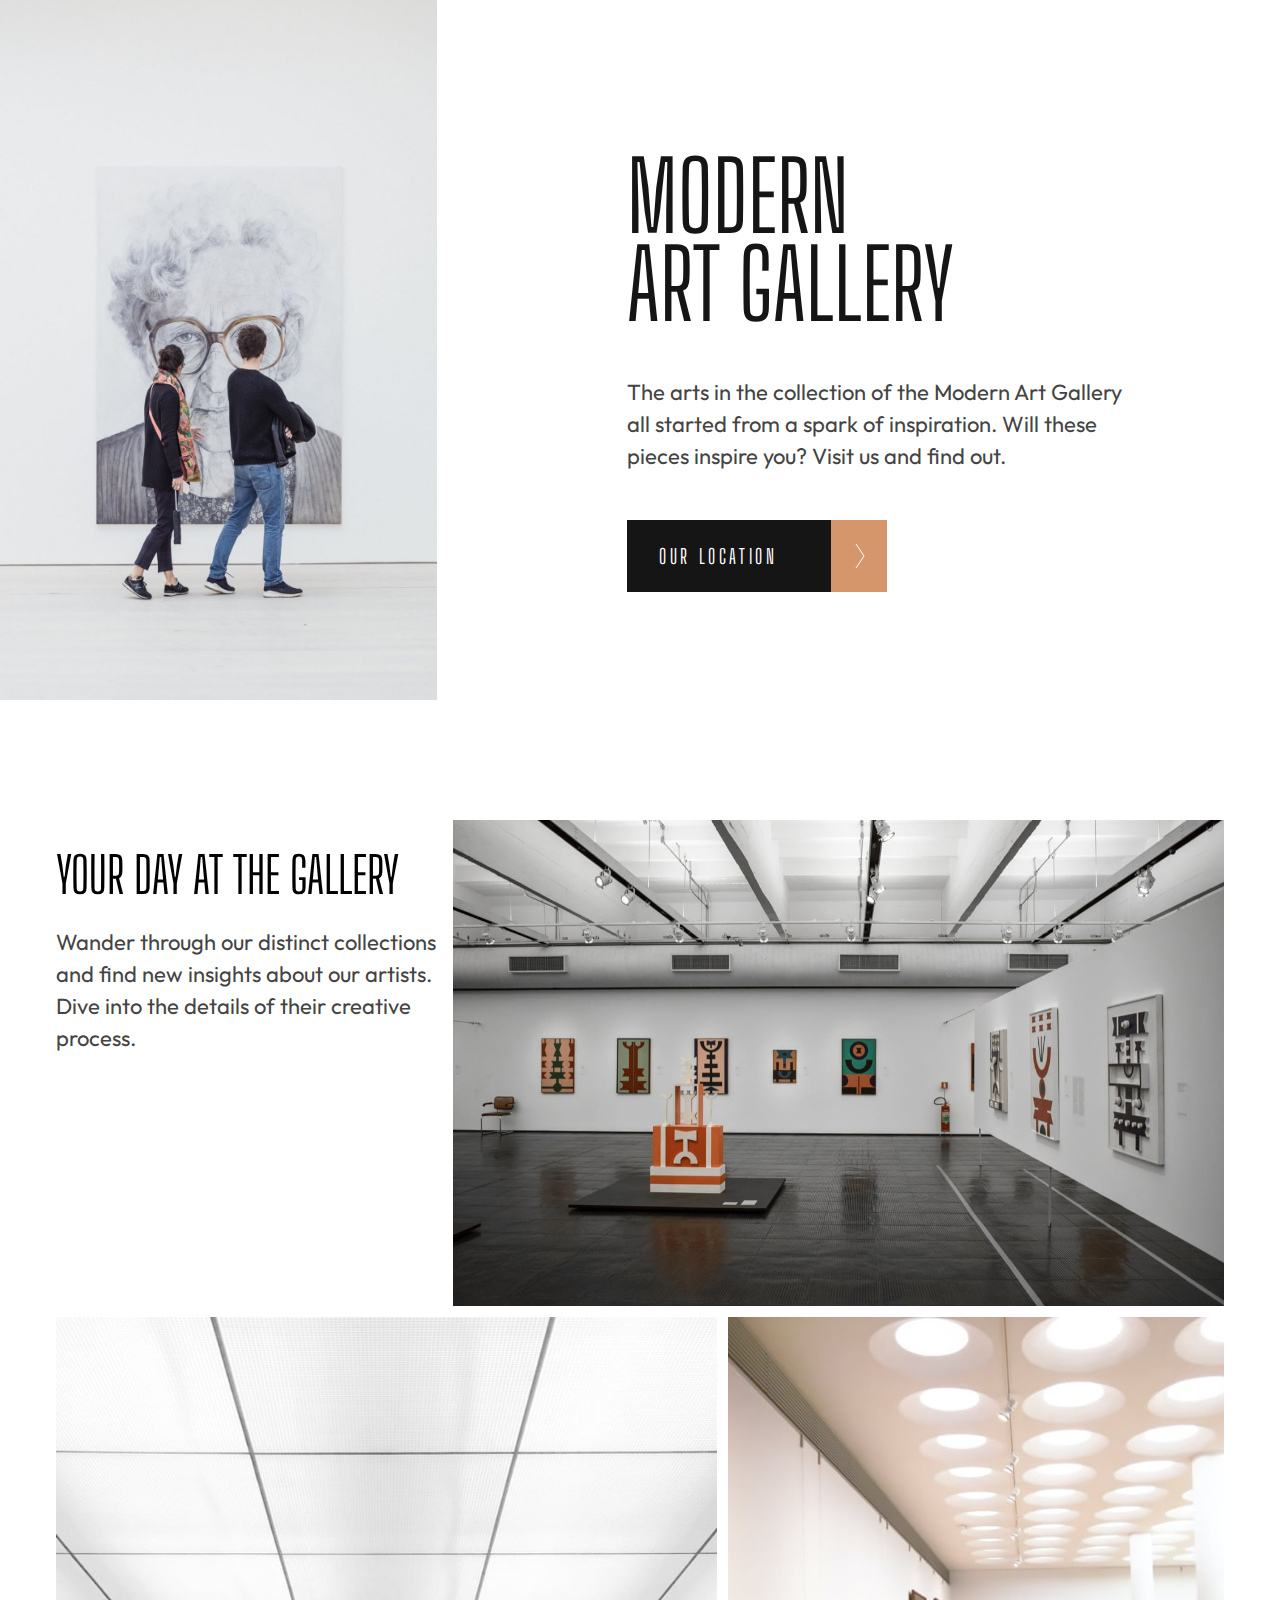
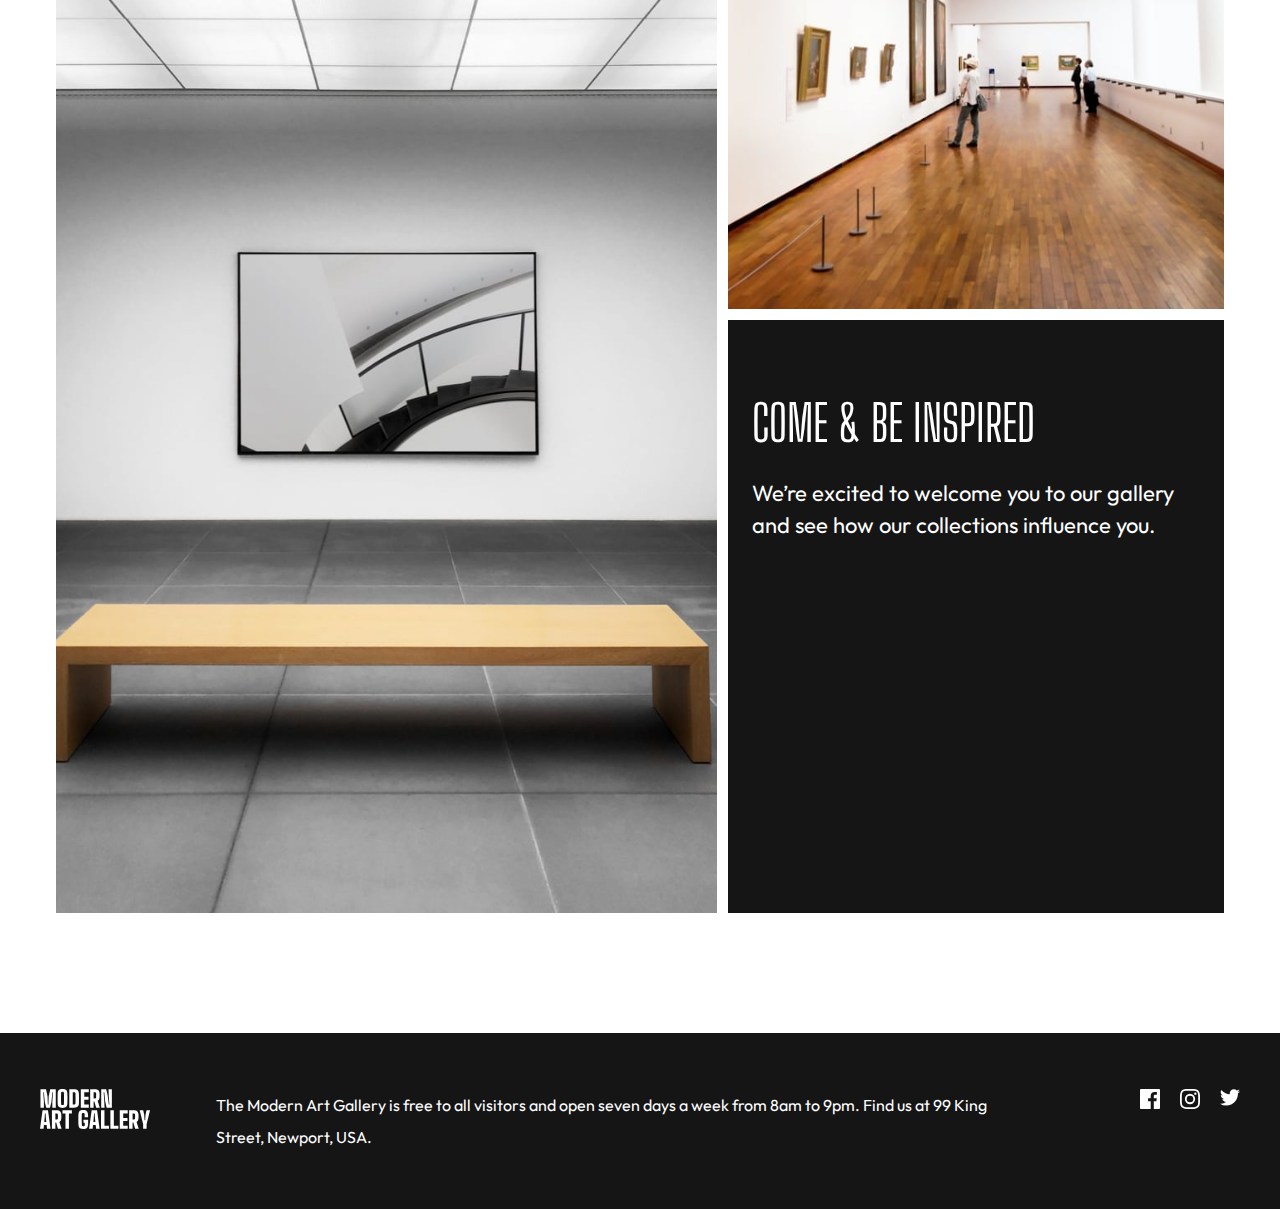
<file: index.html>
<!DOCTYPE html>
<html lang="en">
<head>
  <meta charset="UTF-8">
  <meta name="viewport" content="width=device-width, initial-scale=1.0">

  <link rel="icon" type="image/png" sizes="32x32" href="./assets/favicon-32x32.png">
  <link rel="preconnect" href="https://fonts.googleapis.com">
<link rel="preconnect" href="https://fonts.gstatic.com" crossorigin>
<link href="https://fonts.googleapis.com/css2?family=Big+Shoulders+Display:wght@900&family=Outfit:wght@300&display=swap" rel="stylesheet">
<link rel="stylesheet" href="reset.css">
<link rel="stylesheet" href="styles.css">
  <title>Frontend Mentor | Art gallery website</title>
</head>
<body>
  <section class="hero">
    <div class="black-box"></div>
  <img 
  srcset="
  assets/mobile/image-hero@2x.jpg 750w,
  assets/tablet/image-hero@2x.jpg 874w,
  assets/desktop/image-hero@2x.jpg 1080w"
  src="assets/desktop/image-hero@2x.jpg" 
  alt="painting." 
  class="hero-image"
  >
  <h1>Modern <br>Art Gallery</h1>

  <p>The arts in the collection of the Modern Art Gallery all started 
  from a spark of inspiration. Will these pieces inspire you? Visit 
  us and find out.</p>

  <a href="location.html" class="location-link">Our location <svg width="10" height="24" xmlns="http://www.w3.org/2000/svg"><path stroke="#FFF" fill="none" d="m1 0 8 12-8 12"/></svg></a>

</section>

<section class="home-gallery">
  <div class="top-gallery">
    <img 
    src="assets/desktop/image-grid-1@2x.jpg" 
    alt="Image Gallery 1." 
    srcset="assets/mobile/image-grid-1@2x.jpg 750w,
            assets/tablet/image-grid-1@2x.jpg 847w,
            assets/desktop/image-grid-1@2x.jpg 1080w"
    class="gallery-img-1"
    >
    
    <div class="gallery-info">
      <h2>Your day at the gallery</h2>
      <p> Wander through our distinct collections and find new insights about 
        our artists. Dive into the details of their creative process.</p>
    </div>
  </div>

  <div class="bottom-gallery">
    <img 
    src="assets/desktop/image-grid-2@2x.jpg" 
    alt="Image Gallery 2." 
    srcset="assets/mobile/image-grid-2@2x.jpg 750w,
            assets/tablet/image-grid-2@2x.jpg 847w,
            assets/desktop/image-grid-2@2x.jpg 1080w"
    sizes="(max-width: 700px) 750px, 847px"
    class="gallery-img-2"
    >
  
    <img 
    src="assets/desktop/image-grid-3@2x.jpg" 
    alt="Image Gallery 3." 
    srcset="assets/mobile/image-grid-3@2x.jpg 750w,
            assets/tablet/image-grid-3@2x.jpg 847w,
            assets/desktop/image-grid-3@2x.jpg 1080w"
    sizes="(max-width: 700px) 750px, 847px"
    class="gallery-img-3"
    >
  
    <div class="inspired-block">
      <h2>Come &amp; be inspired</h2>
      <p>We’re excited to welcome you to our gallery and see how our collections 
        influence you.</p>
    </div>
  </div>
</section>

  <footer class="home-footer">
    <img src="assets/MODERNARTGALLERY.svg" alt="">
    <p>The Modern Art Gallery is free to all visitors and open seven days a week from 8am to 9pm. Find us at 99 King Street, Newport, USA.</p>
    <div class="footer-links">
      <!-- facebook icon -->
      <svg width="20" height="20" xmlns="http://www.w3.org/2000/svg"><path d="M18.896 0H1.104C.494 0 0 .494 0 1.104v17.793C0 19.506.494 20 1.104 20h9.58v-7.745H8.076V9.237h2.606V7.01c0-2.583 1.578-3.99 3.883-3.99 1.104 0 2.052.082 2.329.119v2.7h-1.598c-1.254 0-1.496.597-1.496 1.47v1.928h2.989l-.39 3.018h-2.6V20h5.098c.608 0 1.102-.494 1.102-1.104V1.104C20 .494 19.506 0 18.896 0Z" fill="#FFF"/></svg>
      <!-- instagram icon -->
      <svg width="20" height="20" xmlns="http://www.w3.org/2000/svg"><path d="M10 1.802c2.67 0 2.987.01 4.042.059 2.71.123 3.975 1.409 4.099 4.099.048 1.054.057 1.37.057 4.04 0 2.672-.01 2.988-.057 4.042-.124 2.687-1.387 3.975-4.1 4.099-1.054.048-1.37.058-4.041.058-2.67 0-2.987-.01-4.04-.058-2.718-.124-3.977-1.416-4.1-4.1-.048-1.054-.058-1.37-.058-4.041 0-2.67.01-2.986.058-4.04.124-2.69 1.387-3.977 4.1-4.1 1.054-.048 1.37-.058 4.04-.058ZM10 0C7.284 0 6.944.012 5.877.06 2.246.227.227 2.242.061 5.877.01 6.944 0 7.284 0 10s.012 3.057.06 4.123c.167 3.632 2.182 5.65 5.817 5.817 1.067.048 1.407.06 4.123.06s3.057-.012 4.123-.06c3.629-.167 5.652-2.182 5.816-5.817.05-1.066.061-1.407.061-4.123s-.012-3.056-.06-4.122C19.777 2.249 17.76.228 14.124.06 13.057.01 12.716 0 10 0Zm0 4.865a5.135 5.135 0 1 0 0 10.27 5.135 5.135 0 0 0 0-10.27Zm0 8.468a3.333 3.333 0 1 1 0-6.666 3.333 3.333 0 0 1 0 6.666Zm5.338-9.87a1.2 1.2 0 1 0 0 2.4 1.2 1.2 0 0 0 0-2.4Z" fill="#FFF"/></svg>
      <!-- twitter icon -->
      <svg width="20" height="17" xmlns="http://www.w3.org/2000/svg"><path d="M20 2.172a8.192 8.192 0 0 1-2.357.646 4.11 4.11 0 0 0 1.805-2.27 8.22 8.22 0 0 1-2.606.996A4.096 4.096 0 0 0 13.847.248c-2.65 0-4.596 2.472-3.998 5.037A11.648 11.648 0 0 1 1.392 1a4.109 4.109 0 0 0 1.27 5.478 4.086 4.086 0 0 1-1.858-.513c-.045 1.9 1.318 3.679 3.291 4.075a4.113 4.113 0 0 1-1.853.07 4.106 4.106 0 0 0 3.833 2.849A8.25 8.25 0 0 1 0 14.658a11.616 11.616 0 0 0 6.29 1.843c7.618 0 11.923-6.434 11.663-12.205A8.354 8.354 0 0 0 20 2.172Z" fill="#FFF"/></svg>
    </div>
  </footer>
  


</body>
</html>
</file>
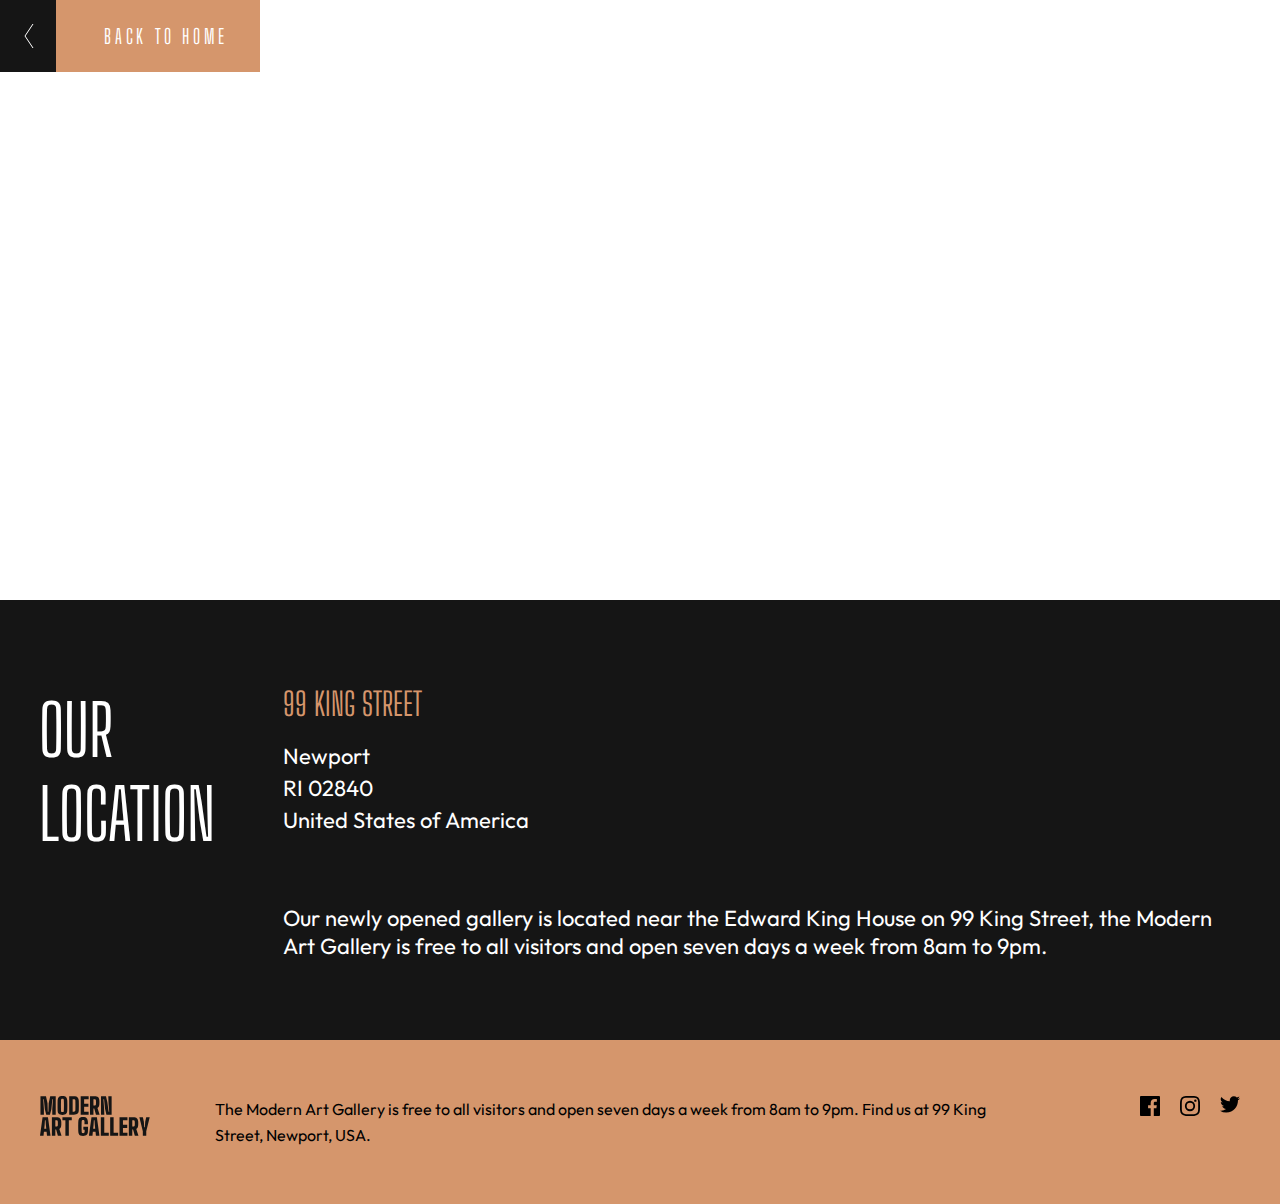
<file: location.html>
<!DOCTYPE html>
<html lang="en">
<head>
  <meta charset="UTF-8">
  <meta name="viewport" content="width=device-width, initial-scale=1.0">

  <link rel="icon" type="image/png" sizes="32x32" href="./assets/favicon-32x32.png">
  <link rel="preconnect" href="https://fonts.googleapis.com">
  <link rel="preconnect" href="https://fonts.gstatic.com" crossorigin>
  <link href="https://fonts.googleapis.com/css2?family=Big+Shoulders+Display:wght@900&family=Outfit:wght@300&display=swap" rel="stylesheet">
  <link rel="stylesheet" href="reset.css">
  <link rel="stylesheet" href="styles.css">

<script src='https://api.mapbox.com/mapbox-gl-js/v2.6.1/mapbox-gl.js'></script>
<link href='https://api.mapbox.com/mapbox-gl-js/v2.6.1/mapbox-gl.css' rel='stylesheet' />

  <title>Frontend Mentor | Art gallery website</title>
</head>
<body>

  <a href="index.html" class="home-link"><svg width="10" height="24" xmlns="http://www.w3.org/2000/svg"><path stroke="#FFF" fill="none" d="M9 24 1 12 9 0"/></svg>Back to Home</a>
  <div id="location-map"></div>

  <section class="location-block">
    <h1>Our location</h1>
    <address>
      <h2>99 King Street</h2>
      Newport <br>
      RI 02840 <br>
      United States of America
    </address>
    <p>
      Our newly opened gallery is located near the Edward King House on 99 King 
      Street, the Modern Art Gallery is free to all visitors and open seven days 
      a week from 8am to 9pm.
    </p>
  </section>
  <footer class="location-footer">
    <img src="assets/MODERNARTGALLERYDARK.svg" alt="Modern Art Gallery Logo.">
    <!-- <h2>Modern <br>Art Gallery</h2> -->
    <p>
      The Modern Art Gallery is free to all visitors and open seven days a week 
      from 8am to 9pm. Find us at 99 King Street, Newport, USA.
    </p>
    <div class="location-footer-icons">
      <!-- facebook icon -->
      <svg width="20" height="20" xmlns="http://www.w3.org/2000/svg"><path d="M18.896 0H1.104C.494 0 0 .494 0 1.104v17.793C0 19.506.494 20 1.104 20h9.58v-7.745H8.076V9.237h2.606V7.01c0-2.583 1.578-3.99 3.883-3.99 1.104 0 2.052.082 2.329.119v2.7h-1.598c-1.254 0-1.496.597-1.496 1.47v1.928h2.989l-.39 3.018h-2.6V20h5.098c.608 0 1.102-.494 1.102-1.104V1.104C20 .494 19.506 0 18.896 0Z" fill="#000"/></svg>
      <!-- instagram icon -->
      <svg width="20" height="20" xmlns="http://www.w3.org/2000/svg"><path d="M10 1.802c2.67 0 2.987.01 4.042.059 2.71.123 3.975 1.409 4.099 4.099.048 1.054.057 1.37.057 4.04 0 2.672-.01 2.988-.057 4.042-.124 2.687-1.387 3.975-4.1 4.099-1.054.048-1.37.058-4.041.058-2.67 0-2.987-.01-4.04-.058-2.718-.124-3.977-1.416-4.1-4.1-.048-1.054-.058-1.37-.058-4.041 0-2.67.01-2.986.058-4.04.124-2.69 1.387-3.977 4.1-4.1 1.054-.048 1.37-.058 4.04-.058ZM10 0C7.284 0 6.944.012 5.877.06 2.246.227.227 2.242.061 5.877.01 6.944 0 7.284 0 10s.012 3.057.06 4.123c.167 3.632 2.182 5.65 5.817 5.817 1.067.048 1.407.06 4.123.06s3.057-.012 4.123-.06c3.629-.167 5.652-2.182 5.816-5.817.05-1.066.061-1.407.061-4.123s-.012-3.056-.06-4.122C19.777 2.249 17.76.228 14.124.06 13.057.01 12.716 0 10 0Zm0 4.865a5.135 5.135 0 1 0 0 10.27 5.135 5.135 0 0 0 0-10.27Zm0 8.468a3.333 3.333 0 1 1 0-6.666 3.333 3.333 0 0 1 0 6.666Zm5.338-9.87a1.2 1.2 0 1 0 0 2.4 1.2 1.2 0 0 0 0-2.4Z" fill="#000"/></svg>
      <!-- twitter icon -->
      <svg width="20" height="17" xmlns="http://www.w3.org/2000/svg"><path d="M20 2.172a8.192 8.192 0 0 1-2.357.646 4.11 4.11 0 0 0 1.805-2.27 8.22 8.22 0 0 1-2.606.996A4.096 4.096 0 0 0 13.847.248c-2.65 0-4.596 2.472-3.998 5.037A11.648 11.648 0 0 1 1.392 1a4.109 4.109 0 0 0 1.27 5.478 4.086 4.086 0 0 1-1.858-.513c-.045 1.9 1.318 3.679 3.291 4.075a4.113 4.113 0 0 1-1.853.07 4.106 4.106 0 0 0 3.833 2.849A8.25 8.25 0 0 1 0 14.658a11.616 11.616 0 0 0 6.29 1.843c7.618 0 11.923-6.434 11.663-12.205A8.354 8.354 0 0 0 20 2.172Z" fill="#000"/></svg>
    </div>
  </footer>
  
<script>
// MAPBOX GL Map
mapboxgl.accessToken = 'pk.eyJ1IjoiZGllZ290b3JyZXM5IiwiYSI6ImNrZm9sYWN5aDAzZzgzMGxkd3VvbnVkczIifQ.siD760YhTxGGgoQ-OVQhSw';
const map = new mapboxgl.Map({
  container: 'location-map',
  style: 'mapbox://styles/diegotorres9/ckyp0g0yq10dv14mpts3aampl',
  center: [-71.31, 41.482],
  zoom: 14
});
// USE CUSTOM ICON AS PIN & ADD TO MAP
map.on('load', () => {
  map.loadImage(
    'assets/icon-location.png',
    (error, image) => {
      if (error) throw error;

      map.addImage('location', image);

      map.addSource('point', {
        'type': 'geojson',
        'data': {
          'type': 'FeatureCollection',
          'features': [
            {
              'type': 'Feature',
              'geometry': {
                'type': 'Point',
                'coordinates': [-71.31, 41.482]
              }
            }
          ]
        }
      });
      map.addLayer({
        'id': 'points',
        'type': 'symbol',
        'source': 'point',
        'layout': {
          'icon-image': 'location',
          'icon-size': .75
        }
      });
    }
  );
});
</script>


</body>
</html>
</file>
<file: styles.css>
:root {
    --primary-color: #d5966c;
    --secondary-color: #151515;
    --gray: #444444;
    --white: #ffffff;
    --BigShouldersDisplay: 'Big Shoulders Display', cursive;
    --Outfit: 'Outfit', sans-serif;
}
h1, h2, h3, h4, h5, h6, a {
    font-family: var(--BigShouldersDisplay);
    text-transform: uppercase;
}
p, address {
    font-family: var(--Outfit);
    font-size: clamp(1.125rem, 1vw + 1rem, 1.375rem);
    line-height: clamp(1.75rem, 1vw + 1.25rem, 2rem);
}
/* MARGIN SETTING */
.hero h1, .hero p, .hero .location-link, .home-gallery {
    margin: 0 16px;
}
.hero h1 {
    font-size: clamp(3.75rem, 5vw + 2.5rem, 6rem);
    line-height: clamp(3.125rem, 5vw + 1.5rem, 5.5rem);
    color: var(--secondary-color);
    margin-top: 32px;
}
.hero p {
    color: var(--gray);
    margin-top: 32px;
    margin-bottom: 32px;
}
.hero .location-link {
    width: 260px;
    height: 72px;
    background-color: var(--secondary-color);
    color: var(--white);
    font-size: 20px;
    display: flex;
    align-items: center;
    justify-content: space-between;
    letter-spacing: 3.64px;
    margin-bottom: 120px;
    padding-left: 32px;
    transition: background-color 500ms ease-out;
}
.location-link svg {
    background-color: var(--primary-color);
    height: 72px;
    width: 56px;
    transition: background-color 500ms ease-out;
}
.location-link:hover {
    background-color: var(--primary-color);
}
.location-link:hover svg {
    background-color: var(--secondary-color);
}
.location-link svg path {
    transform: translate(24px, 24px);
}
/* HOME GALLERY STYLING */
.home-gallery {
    display: flex;
    flex-direction: column;
    margin-bottom: 120px;
}
.home-gallery h2 {
    font-size: 50px;
    margin-top: 25px;
    margin-bottom: 21px;
}
.home-gallery p {
    color: var(--gray);
    margin-bottom: 32px;
} 
.gallery-img-2 {
    margin-bottom: 16px;
}
.inspired-block {
    background-color: var(--secondary-color);
    padding: 48px 24px;
    margin-top: 16px;
}
.inspired-block h2 {
    font-size: 50px;
    color: var(--white);
    margin-bottom: 24px;
}
.inspired-block p {
    color: var(--white);
}
.home-footer {
    background-color: var(--secondary-color);
    padding: 48px 32px;
}
.home-footer h3 {
    font-size: clamp(1.125rem, -2vw + 2.5rem, 1.625rem);
    color: var(--white);
    margin-bottom: 38px;
}
.home-footer p {
    font-size: 16px;
    color: var(--white);
    margin-bottom: 38px;
}
.footer-links svg:nth-child(2){
    margin:0 20px;
}
.footer-links svg:hover {
    cursor: pointer;
}
.footer-links svg:hover path {
    fill: var(--primary-color);
}
/* LOCATION PAGE STYLING */
.home-link {
    width: 260px;
    height: 72px;
    background-color: var(--secondary-color);
    color: var(--white);
    font-size: 20px;
    display: flex;
    align-items: center;
    justify-content: space-between;
    letter-spacing: 3.64px;
    margin-bottom: 120px;
    padding-right: 32px;
    position: absolute;
    top: 0;
    left: 0;
    z-index: 9999;
    transition: background-color 500ms ease-out;
}
.home-link svg {
    background-color: var(--primary-color);
    height: 72px;
    width: 56px;
    transition: background-color 500ms ease-out;
}
.home-link:hover {
    background-color: var(--primary-color);
}
.home-link:hover svg {
    background-color: var(--secondary-color);
}
.home-link svg path {
    transform: translate(24px, 24px);
}
#location-map {
    height: 550px;
    width: 100%;
}
.location-block {
    background-color: var(--secondary-color);
    padding: 48px 16px 56px 16px;
}
.location-block h1 {
    color: var(--white);
    font-size: clamp(3.125rem, 5vw + 1rem, 4.375rem);
    margin-bottom: 48px;
}
.location-block h2 {
    color: var(--primary-color);
    font-size: 32px;
    margin-bottom: 20px;
}
.location-block address {
    color: var(--white);
    margin-bottom: 20px;
}
.location-block p {
    color: var(--white);
    line-height: 28px;
}
.location-footer {
    background-color: var(--primary-color);
    padding: 48px 32px;
}
.location-footer h2 {
    font-size: 26px;
    color: var(--secondary-color);
    margin-bottom: 38px;
}
.location-footer p {
    margin-bottom: 38px;
    line-height: 26px;
    font-size: 16px;
}
.location-footer .location-footer-icons svg:nth-child(2){
    margin:0 20px;
}
.location-footer-icons svg:hover {
    cursor: pointer;
}
.location-footer-icons svg:hover path {
    fill: var(--white);
}
/* 768PX SCREEN SIZE */
@media screen and (min-width: 768px) {
    /* HERO STYLING */
    .hero {
        display: grid;
        grid-template-columns: repeat(5, 1fr);
        grid-template-rows: repeat(5, auto);
    }
    .hero .hero-image {
        grid-column: 1 / span 3;
        grid-row: 1 / -1;
        z-index: -1;
        margin-bottom: 120px;
        width: 437px;
        height: 700px;
    }
    .hero h1 {
        grid-column: 3 / 5;
        grid-row: 1;
        margin-left: 0;
        transform: translate(125px, 120px);
    }
    .hero p {
        grid-column: 3 / 5;
        grid-row:  2;
        margin-left: 0;
        margin-top: 48px;
        margin-bottom: 48px;
        transform: translate(125px, 120px);
    }
    .hero .location-link {
        grid-column: 3 / 4;
        grid-row: 3;
        margin-left: 0;
        transform: translate(125px, 120px);
    }
    /* 768px GALLERY STYLING */
   .home-gallery {
       padding: 0 40px;
   }
   .home-gallery .top-gallery {
       display: grid;
       grid-template-columns: 1fr 2fr;
       grid-template-rows: 1fr;
       -moz-column-gap: 11px;
            column-gap: 11px;
        margin-bottom: 11px;
   }
   .top-gallery .gallery-info {
       grid-row: 1;
       grid-column: 1;
       /* padding-right: 68px; */
   }
   .gallery-info p {
       margin-bottom: 0;
   }
   .top-gallery .gallery-img-1 {
        justify-self: stretch;
        align-self: stretch;
        -o-object-fit: cover;
           object-fit: cover;
   }
   .home-gallery .bottom-gallery {
       display: grid;
       grid-template-columns: 1fr .75fr;
       grid-template-rows: .5fr .5fr;
       grid-template-areas: 
       "image-2 image-3"
       "image-2 inspired-block";
       gap: 11px;
   }
   .bottom-gallery .gallery-img-2 {
       grid-area: image-2;
       justify-self: stretch;
       align-self: stretch;
       -o-object-fit: cover;
          object-fit: cover;
        margin-bottom: 0;
   }
   .bottom-gallery .gallery-img-3 {
    justify-self: stretch;
    align-self: stretch;
    -o-object-fit: cover;
       object-fit: cover;
    }
    .bottom-gallery .inspired-block {
        margin-top: 0;
    }
    /* 768px FOOTER STYLING */
    .home-footer {
        display: flex;
        justify-content: space-around;
        padding: 56px 40px;
    }
    .home-footer h3, .home-footer p {
        margin-bottom: 0;
    }
    .home-footer img {
        align-self: flex-start;
    }
    .home-footer h3 {
        font-size: 22px;
    }
    .home-footer p {
        margin-left: 65px;
        margin-right: 133px;
        align-self: flex-start;
    }
    .home-footer .footer-links {
        display: flex;
    }
    /* 768PX LOCATION PAGE STYLING */
    #location-map {
        height: 600px;
    }
    .location-block {
        padding: 88px 40px 80px 39px;
        display: grid;
        grid-template-columns: 1fr;
        grid-template-areas: 
        "location street"
        ". address"
        ". paragraph";
        -moz-column-gap: 68px;
             column-gap: 68px;
    }
    .location-block p {
        grid-row: 2;
        grid-column: 2;
    }
    .location-footer {
        display: flex;
        justify-content: space-around;
        padding: 56px 40px;
    }
    .location-footer h3, .location-footer p {
        margin-bottom: 0;
    }
    .location-footer img {
        align-self: flex-start;
    }
    .location-footer h3 {
        font-size: 22px;
    }
    .location-footer p {
        margin-left: 65px;
        margin-right: 133px;
        align-self: flex-start;
    }
    .location-footer .location-footer-icons {
        display: flex;
    }
}
/* 1440PX DESKTOP STYLES */
@media screen and (min-width: 1440px) {
    .hero {
        display: grid;
        grid-template-columns: repeat(4, 1fr);
        grid-template-rows: 1fr;
        margin-bottom: 180px;
    }
    .hero .hero-image {
        grid-column: 2 / 4;
        grid-row: 1;
        height: 800px;
        width: 540px;
        max-width: 100%;
        margin-bottom: 0;
    }
    .hero .black-box {
        width: 100%;
        height: 800px;
        background-color: var(--secondary-color);
        grid-row: 1;
        grid-column: 1 / 2;
    }
    .hero h1 {
        grid-column: 1 / span 2;
        grid-row: 1;
        transform: translate(149px, 189px);
        margin-top: 0;
        background-image: 
        linear-gradient(to right, 
        white 0%,
        white 33%, 
        black 33%,
        black 100%);
        -webkit-background-clip: text;
                background-clip: text;
        color: transparent;
    }
    .hero p, .hero .location-link {
        grid-column: 3;
        grid-row: 1;
        transform: translate(0, 0);
        
    }
    .hero p{
        transform: translate(50px, 130px);
        width: 350px;
    }
    .hero .location-link {
        transform: translate(50px, 341px);
        margin-top: 64px;
    }
    /* 1440px GRID GALLERY */
    .home-gallery {
        padding: 0 165px;
    }
    .home-gallery .top-gallery {
        grid-template-columns: .5fr 1fr;
        margin-bottom: 30px;
    }
    .home-gallery .bottom-gallery {
        grid-template-columns: 1fr .5fr;
        grid-template-rows: .5fr .25fr;
        gap: 30px;
    }
    .bottom-gallery .inspired-block {
        padding: 65px 48px;
    }
    /* 1440PX FOOTER STYLING */
    .home-footer {
        padding: 80px 165px;
        justify-content: space-between;
    }
    .home-footer p {
        font-size: 18px;
        margin-left: 140px;
        margin-right: 280px;
        width: 430px;
    }
    /* 1440px LOCATION PAGE STYLING */
    .location-block {
        padding: 104px 165px 128px 165px;
        display: grid;
        grid-template-columns: repeat(auto-fit, minmax(100px, auto));
        grid-template-rows: repeat(auto-fit, minmax(1fr, auto));
        grid-template-areas: 
        "location address"
        ". block";
        row-gap: 32px;
        -moz-column-gap: 220px;
             column-gap: 220px;
    }
    .location-block h1 {
        inline-size: 300px;
        overflow-wrap: break-word;
    }
    .location-block p {
        width: 540px;
    }
    /* LOCATION FOOTER STYLE 1440px >*/
    .location-footer {
        padding: 80px 165px;
        justify-content: space-between;
    }
    .location-footer p {
        font-size: 18px;
        margin-left: 140px;
        margin-right: 280px;
        width: 430px;
    }
}
</file>
